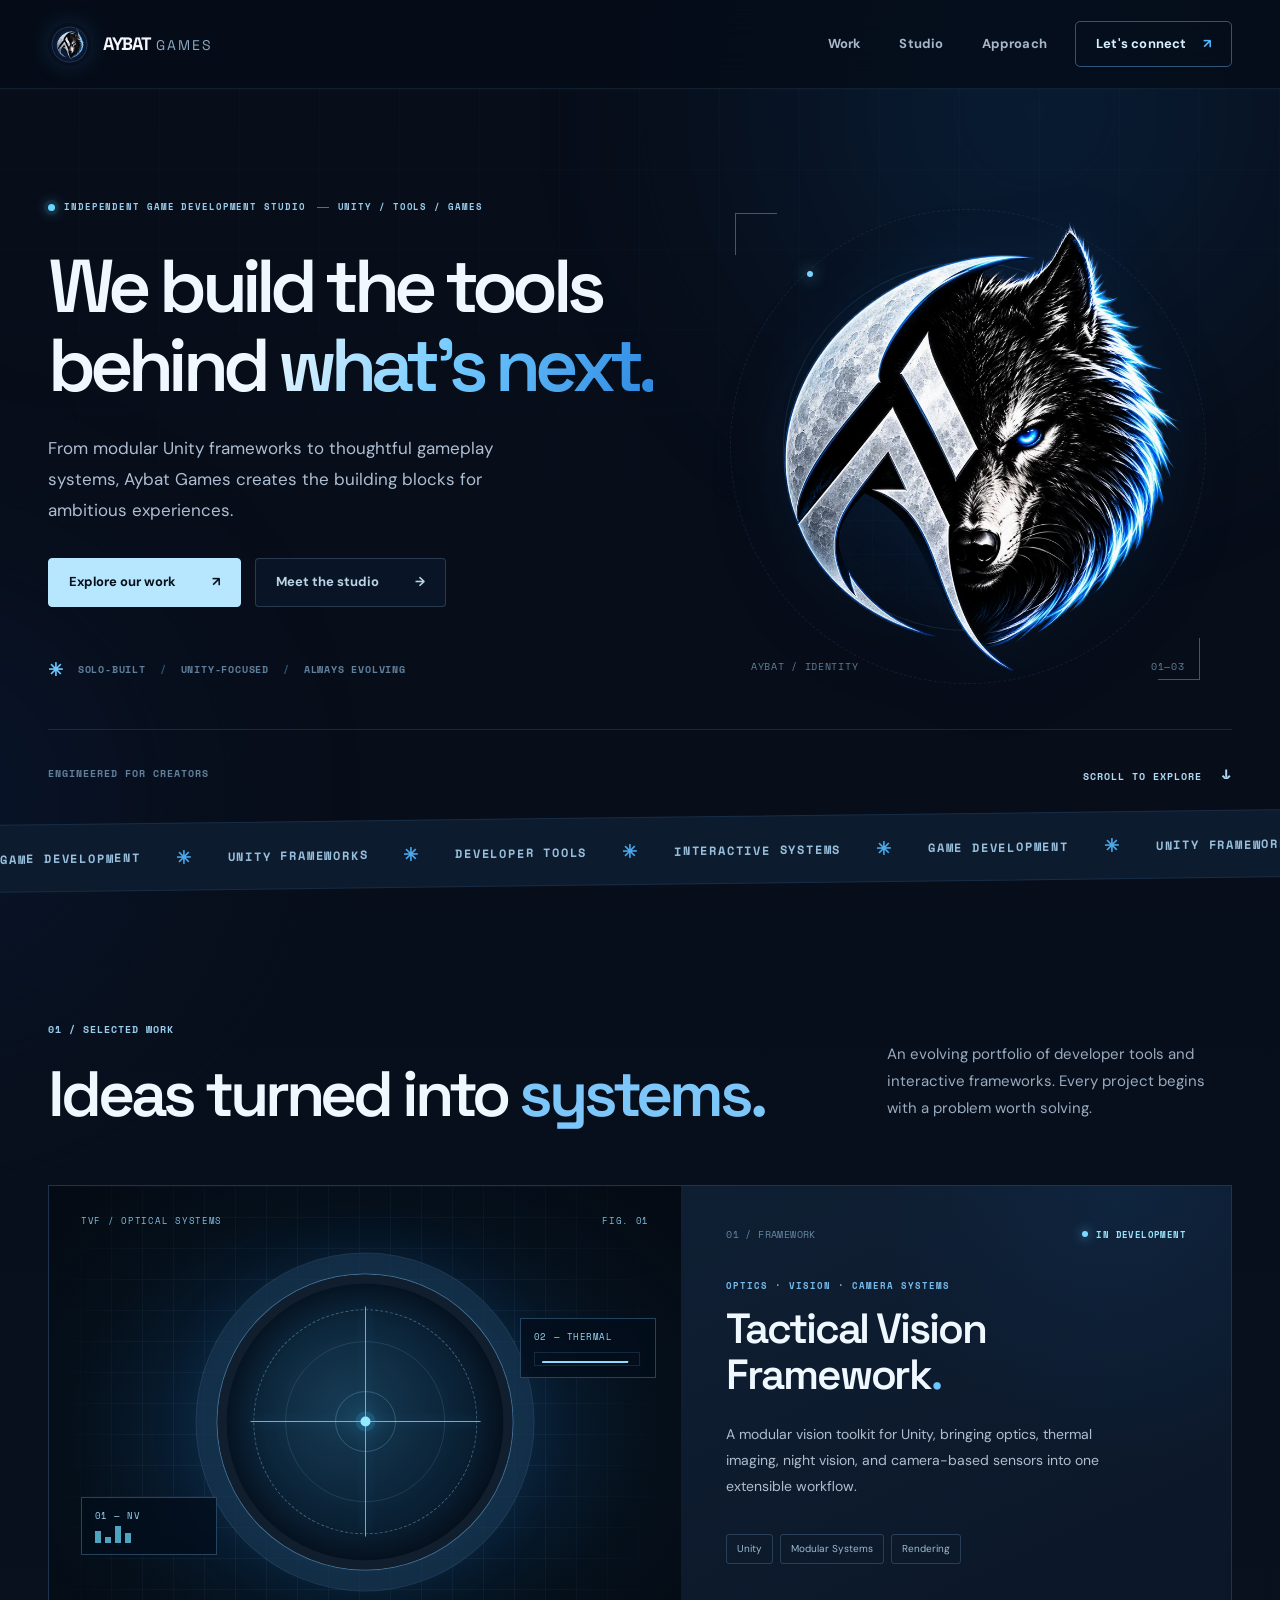
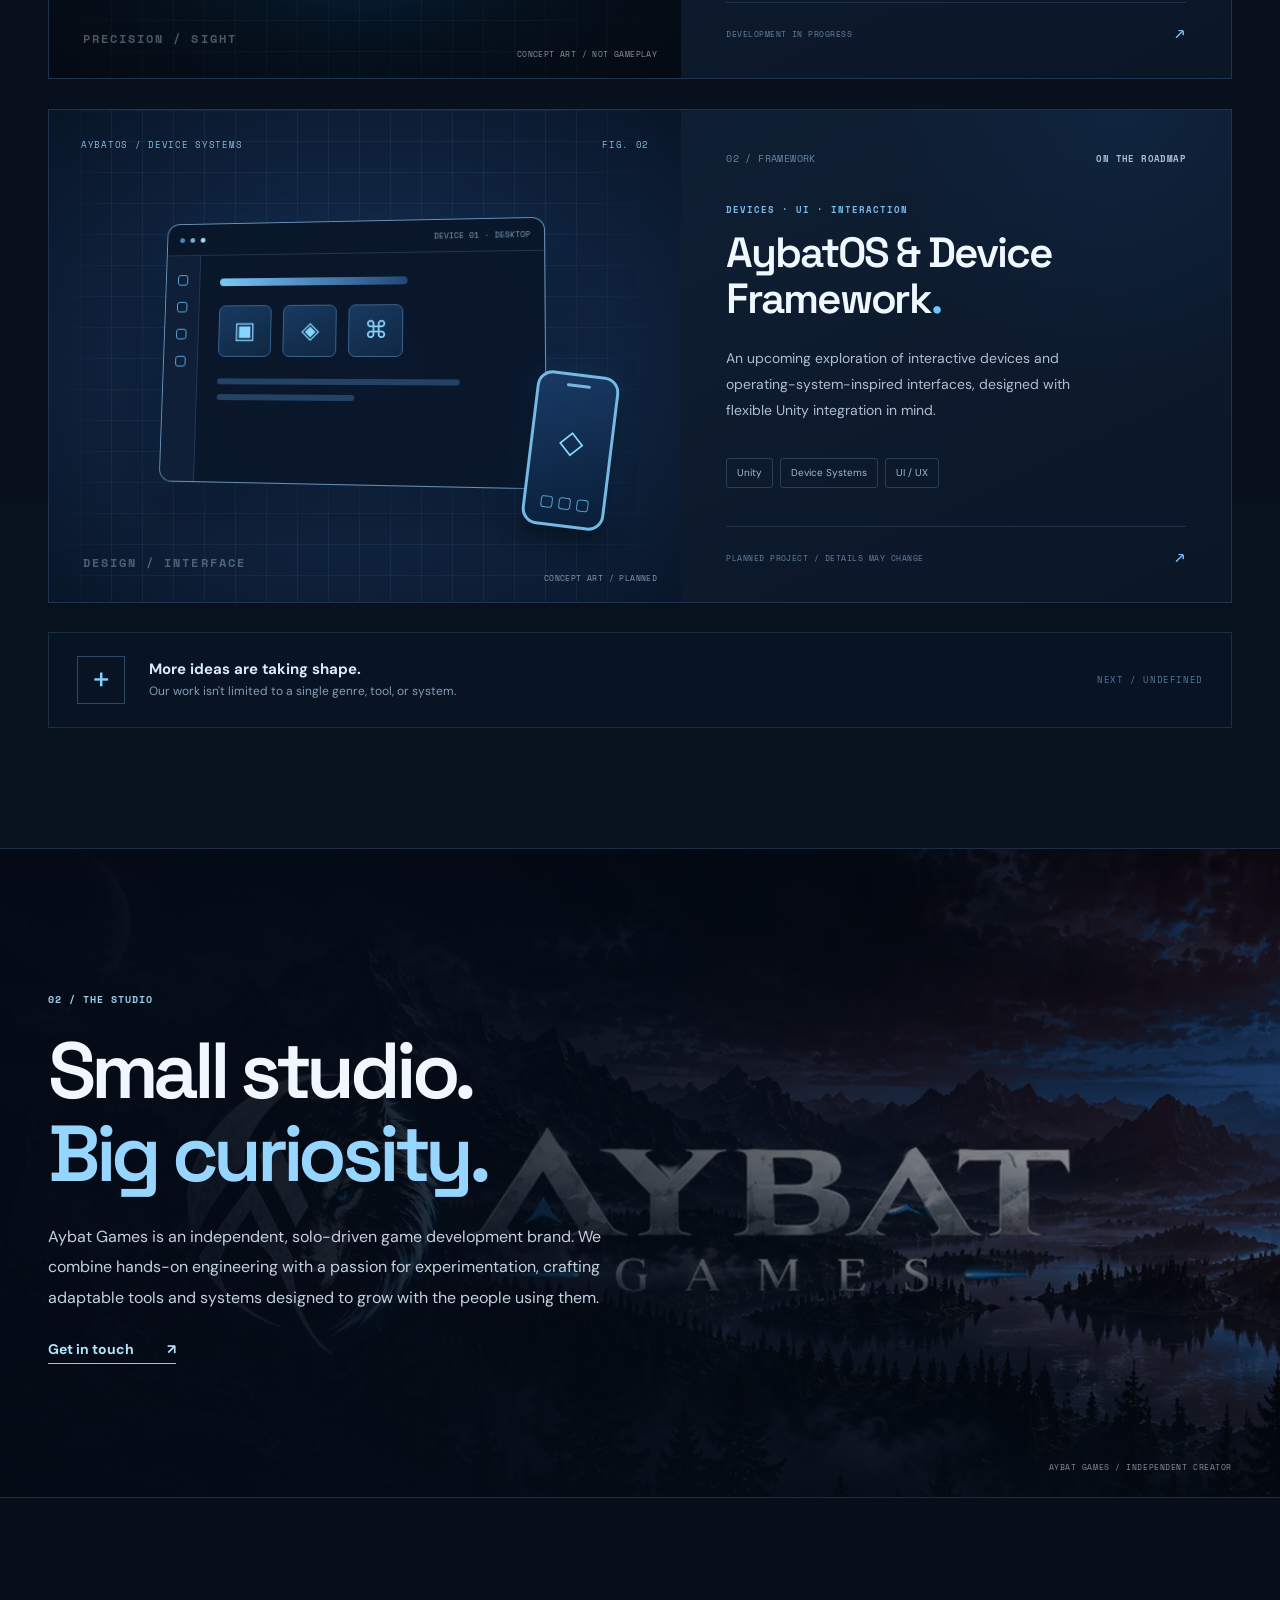
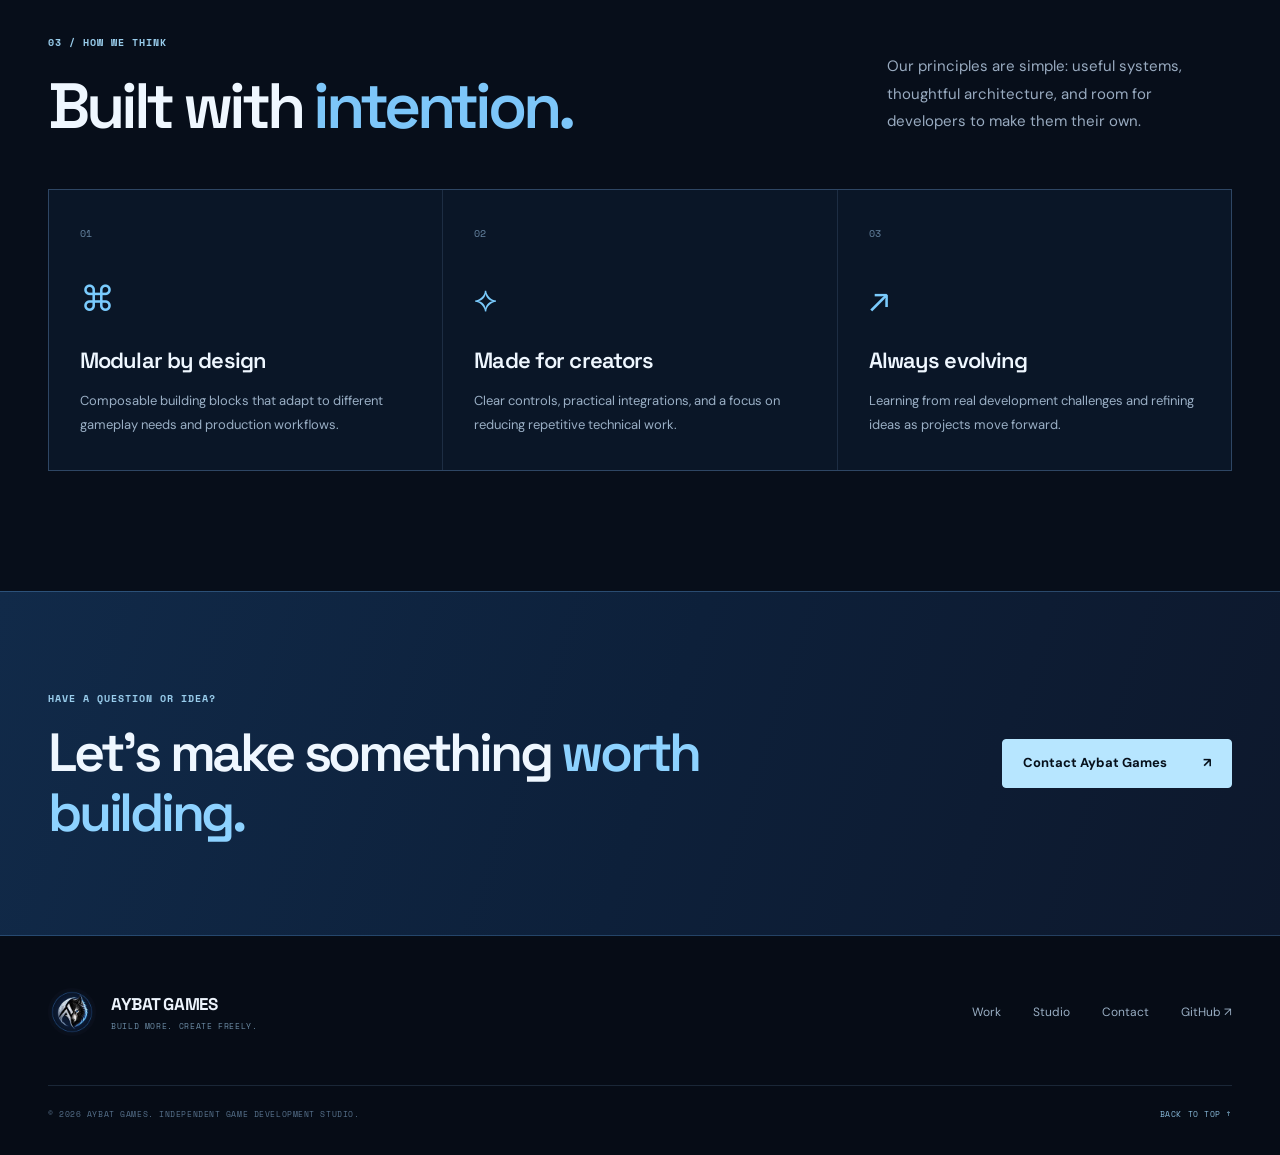
<file: index.html>
<!doctype html>
<html lang="en">
<head>
  <meta charset="utf-8">
  <meta name="viewport" content="width=device-width, initial-scale=1">
  <meta name="theme-color" content="#070d19">
  <meta name="description" content="Aybat Games is an independent game development studio creating Unity tools, modular frameworks, and reusable systems.">
  <link rel="canonical" href="https://aybat-games.github.io/">
  <link rel="icon" href="./assets/favicon-32.png" type="image/png" sizes="32x32">
  <meta property="og:type" content="website"><meta property="og:site_name" content="Aybat Games">
  <meta property="og:title" content="Aybat Games — Build More. Create Freely.">
  <meta property="og:description" content="Independent game development. Thoughtful tools. New possibilities.">
  <meta property="og:image" content="https://aybat-games.github.io/assets/studio-landscape.webp">
  <title>Aybat Games — Independent Game Development Studio</title>
  <link rel="preconnect" href="https://fonts.googleapis.com">
  <link rel="preconnect" href="https://fonts.gstatic.com" crossorigin>
  <link href="https://fonts.googleapis.com/css2?family=DM+Sans:wght@400;500;600;700&family=Space+Grotesk:wght@400;500;600;700&family=Space+Mono:wght@400;700&display=swap" rel="stylesheet">
  <link rel="stylesheet" href="./assets/style.css?v=3">
  <script defer src="./assets/main.js?v=3"></script>
<noscript><style>@media(max-width:800px){.mobile-nav[hidden]{display:grid!important;position:static}.menu-toggle{display:none!important}}</style></noscript></head>
<body>
<a class="skip-link" href="#main">Skip to content</a>
<div class="ambient-background" aria-hidden="true"><span class="ambient ambient-a"></span><span class="ambient ambient-b"></span></div>
<header class="site-header" id="siteHeader">
  <div class="container nav-bar">
    <a class="brand-link" href="#top" aria-label="Aybat Games, home">
      <img src="./assets/aybat-avatar.webp" width="42" height="42" alt="">
      <span class="brand-wordmark">AYBAT<span>GAMES</span></span>
    </a>
    <nav class="desktop-nav" aria-label="Main navigation">
      <a href="#work" data-nav="work">Work</a><a href="#studio" data-nav="studio">Studio</a><a href="#principles" data-nav="principles">Approach</a>
    </nav>
    <a class="nav-contact" href="./contact.html">Let's connect <span aria-hidden="true">↗</span></a>
    <button class="menu-toggle" type="button" aria-controls="mobileNav" aria-expanded="false" aria-label="Open menu"><span></span><span></span></button>
  </div>
  <nav class="mobile-nav" id="mobileNav" aria-label="Mobile navigation" hidden>
    <a href="#work">Projects</a><a href="#studio">The studio</a><a href="#principles">Approach</a><a href="./contact.html">Contact ↗</a>
  </nav>
</header>
<main id="main">
  <section class="hero-section" id="top" aria-labelledby="hero-title">
    <div class="hero-noise" aria-hidden="true"></div>
    <div class="container hero-grid">
      <div class="hero-content">
        <div class="eyebrow hero-eyebrow"><span class="signal-dot"></span> INDEPENDENT GAME DEVELOPMENT STUDIO <span class="eyebrow-rule"></span> UNITY / TOOLS / GAMES</div>
        <h1 id="hero-title">We build the tools<br>behind <em>what's next.</em></h1>
        <p class="hero-lede">From modular Unity frameworks to thoughtful gameplay systems, Aybat Games creates the building blocks for ambitious experiences.</p>
        <div class="hero-actions">
          <a class="button button-primary" href="#work">Explore our work <span class="arrow" aria-hidden="true">↗</span></a>
          <a class="button button-ghost" href="#studio">Meet the studio <span aria-hidden="true">→</span></a>
        </div>
        <div class="hero-fineprint"><span class="crosshair-mini" aria-hidden="true">✳</span> SOLO-BUILT <span class="separator">/</span> UNITY-FOCUSED <span class="separator">/</span> ALWAYS EVOLVING</div>
      </div>
      <div class="hero-art" aria-label="Aybat Games official silver-and-blue wolf crescent emblem">
        <div class="art-orbit art-orbit-one" aria-hidden="true"></div><div class="art-orbit art-orbit-two" aria-hidden="true"></div>
        <div class="art-blueprint" aria-hidden="true"></div>
        <div class="art-halo" aria-hidden="true"></div>
        <img class="hero-emblem" src="./assets/aybat-emblem.webp" alt="Aybat Games wolf and crescent brand emblem" width="820" height="820" fetchpriority="high">
        <div class="art-corner corner-tl" aria-hidden="true"></div><div class="art-corner corner-br" aria-hidden="true"></div>
        <div class="art-caption"><span>AYBAT / IDENTITY</span><span>01—03</span></div>
      </div>
    </div>
    <div class="container hero-bottom"><span>ENGINEERED FOR CREATORS</span><span class="hero-scroll">SCROLL TO EXPLORE <span aria-hidden="true">↓</span></span></div>
  </section>
  <div class="discipline-band" aria-label="Our creative disciplines"><div class="band-track">
    <span>GAME DEVELOPMENT</span><i>✳</i><span>UNITY FRAMEWORKS</span><i>✳</i><span>DEVELOPER TOOLS</span><i>✳</i><span>INTERACTIVE SYSTEMS</span><i>✳</i>
    <span aria-hidden="true">GAME DEVELOPMENT</span><i aria-hidden="true">✳</i><span aria-hidden="true">UNITY FRAMEWORKS</span><i aria-hidden="true">✳</i><span aria-hidden="true">DEVELOPER TOOLS</span><i aria-hidden="true">✳</i><span aria-hidden="true">INTERACTIVE SYSTEMS</span><i aria-hidden="true">✳</i>
  </div></div>
  <section class="section work-section" id="work" aria-labelledby="work-heading">
    <div class="container">
      <div class="section-head reveal">
        <div><span class="eyebrow section-index">01 / SELECTED WORK</span><h2 id="work-heading">Ideas turned into <span>systems.</span></h2></div>
        <p>An evolving portfolio of developer tools and interactive frameworks. Every project begins with a problem worth solving.</p>
      </div>
      <div class="project-list">
        <article class="project-card project-active reveal" id="tactical-vision">
          <div class="project-visual visual-optic" role="img" aria-label="Stylized conceptual illustration of an optic reticle and vision sensor interfaces; not an in-game screenshot">
            <div class="visual-grid"></div>
            <div class="visual-top"><span>TVF / OPTICAL SYSTEMS</span><span>FIG. 01</span></div>
            <div class="optic-core"><span class="optic-outline optic-outline-outer"></span><span class="optic-outline optic-outline-mid"></span><span class="optic-outline optic-outline-inner"></span><span class="optic-sight-h"></span><span class="optic-sight-v"></span><span class="optic-dot"></span></div>
            <div class="sensor-console sensor-console-one"><span>01 — NV</span><div class="bar-graph"><i></i><i></i><i></i><i></i></div></div>
            <div class="sensor-console sensor-console-two"><span>02 — THERMAL</span><div class="signal-wave"></div></div>
            <span class="visual-watermark">PRECISION / SIGHT</span>
            <span class="concept-note">CONCEPT ART / NOT GAMEPLAY</span>
          </div>
          <div class="project-detail">
            <div class="project-topline"><span class="project-number">01 / FRAMEWORK</span><span class="status status-active"><span></span> IN DEVELOPMENT</span></div>
            <div><p class="project-category">OPTICS · VISION · CAMERA SYSTEMS</p><h3>Tactical Vision<br>Framework<span class="project-period">.</span></h3><p class="project-copy">A modular vision toolkit for Unity, bringing optics, thermal imaging, night vision, and camera-based sensors into one extensible workflow.</p></div>
            <div class="tag-list"><span>Unity</span><span>Modular Systems</span><span>Rendering</span></div>
            <div class="project-bottom"><span>DEVELOPMENT IN PROGRESS</span><span aria-hidden="true">↗</span></div>
          </div>
        </article>
        <article class="project-card project-planned reveal" id="aybatos">
          <div class="project-visual visual-device" role="img" aria-label="Stylized conceptual interface art representing a future device and OS framework; not a product screenshot">
            <div class="visual-grid"></div>
            <div class="visual-top"><span>AYBATOS / DEVICE SYSTEMS</span><span>FIG. 02</span></div>
            <div class="mock-desktop"><div class="mock-topbar"><b></b><b></b><b></b><span>DEVICE 01 · DESKTOP</span></div><div class="mock-window"><div class="mock-sidebar"><i></i><i></i><i></i><i></i></div><div class="mock-main"><span class="mock-title-line"></span><div class="mock-tiles"><span class="tile-square">▣</span><span class="tile-square">◈</span><span class="tile-square">⌘</span></div><div class="mock-data-line"></div><div class="mock-data-line short"></div></div></div></div>
            <div class="mock-phone"><span></span><b>◇</b><div><i></i><i></i><i></i></div></div>
            <span class="visual-watermark">DESIGN / INTERFACE</span>
            <span class="concept-note">CONCEPT ART / PLANNED</span>
          </div>
          <div class="project-detail">
            <div class="project-topline"><span class="project-number">02 / FRAMEWORK</span><span class="status status-planned">ON THE ROADMAP</span></div>
            <div><p class="project-category">DEVICES · UI · INTERACTION</p><h3>AybatOS &amp; Device<br>Framework<span class="project-period">.</span></h3><p class="project-copy">An upcoming exploration of interactive devices and operating-system-inspired interfaces, designed with flexible Unity integration in mind.</p></div>
            <div class="tag-list"><span>Unity</span><span>Device Systems</span><span>UI / UX</span></div>
            <div class="project-bottom"><span>PLANNED PROJECT / DETAILS MAY CHANGE</span><span aria-hidden="true">↗</span></div>
          </div>
        </article>
      </div>
      <div class="future-line reveal"><div class="future-symbol">+</div><p>More ideas are taking shape.<br><span>Our work isn't limited to a single genre, tool, or system.</span></p><span class="future-serial">NEXT / UNDEFINED</span></div>
    </div>
  </section>
  <section class="studio-section" id="studio" aria-labelledby="studio-heading">
    <div class="studio-image" role="img" aria-label="Aybat Games official moonlit mountain and wolf studio identity artwork"></div>
    <div class="studio-vignette"></div>
    <div class="container studio-content reveal"><span class="eyebrow">02 / THE STUDIO</span><h2 id="studio-heading">Small studio.<br><span>Big curiosity.</span></h2><p>Aybat Games is an independent, solo-driven game development brand. We combine hands-on engineering with a passion for experimentation, crafting adaptable tools and systems designed to grow with the people using them.</p><a class="text-link" href="./contact.html">Get in touch <span aria-hidden="true">↗</span></a></div>
    <div class="studio-caption">AYBAT GAMES / INDEPENDENT CREATOR</div>
  </section>
  <section class="section principles-section" id="principles" aria-labelledby="principles-heading"><div class="container">
    <div class="section-head reveal"><div><span class="eyebrow section-index">03 / HOW WE THINK</span><h2 id="principles-heading">Built with <span>intention.</span></h2></div><p>Our principles are simple: useful systems, thoughtful architecture, and room for developers to make them their own.</p></div>
    <div class="principle-grid">
      <article class="principle reveal"><span class="principle-index">01</span><div class="principle-icon">⌘</div><h3>Modular by design</h3><p>Composable building blocks that adapt to different gameplay needs and production workflows.</p></article>
      <article class="principle reveal"><span class="principle-index">02</span><div class="principle-icon">⟡</div><h3>Made for creators</h3><p>Clear controls, practical integrations, and a focus on reducing repetitive technical work.</p></article>
      <article class="principle reveal"><span class="principle-index">03</span><div class="principle-icon">↗</div><h3>Always evolving</h3><p>Learning from real development challenges and refining ideas as projects move forward.</p></article>
    </div>
  </div></section>
  <section class="cta-section"><div class="container cta-layout reveal"><div><span class="eyebrow">HAVE A QUESTION OR IDEA?</span><h2>Let's make something <i>worth building.</i></h2></div><a class="button button-primary" href="./contact.html">Contact Aybat Games <span aria-hidden="true">↗</span></a></div></section>
</main>
<footer class="site-footer"><div class="container footer-main"><a class="footer-brand" href="#top"><img src="./assets/aybat-avatar.webp" width="48" height="48" alt=""> <span>AYBAT GAMES<small>BUILD MORE. CREATE FREELY.</small></span></a><div class="footer-links"><a href="#work">Work</a><a href="#studio">Studio</a><a href="./contact.html">Contact</a><a href="https://github.com/Aybat-Games" target="_blank" rel="noopener noreferrer">GitHub ↗</a></div></div><div class="container footer-bottom"><span>© 2026 AYBAT GAMES. INDEPENDENT GAME DEVELOPMENT STUDIO.</span><a href="#top">BACK TO TOP ↑</a></div></footer>
</body></html>
</file>
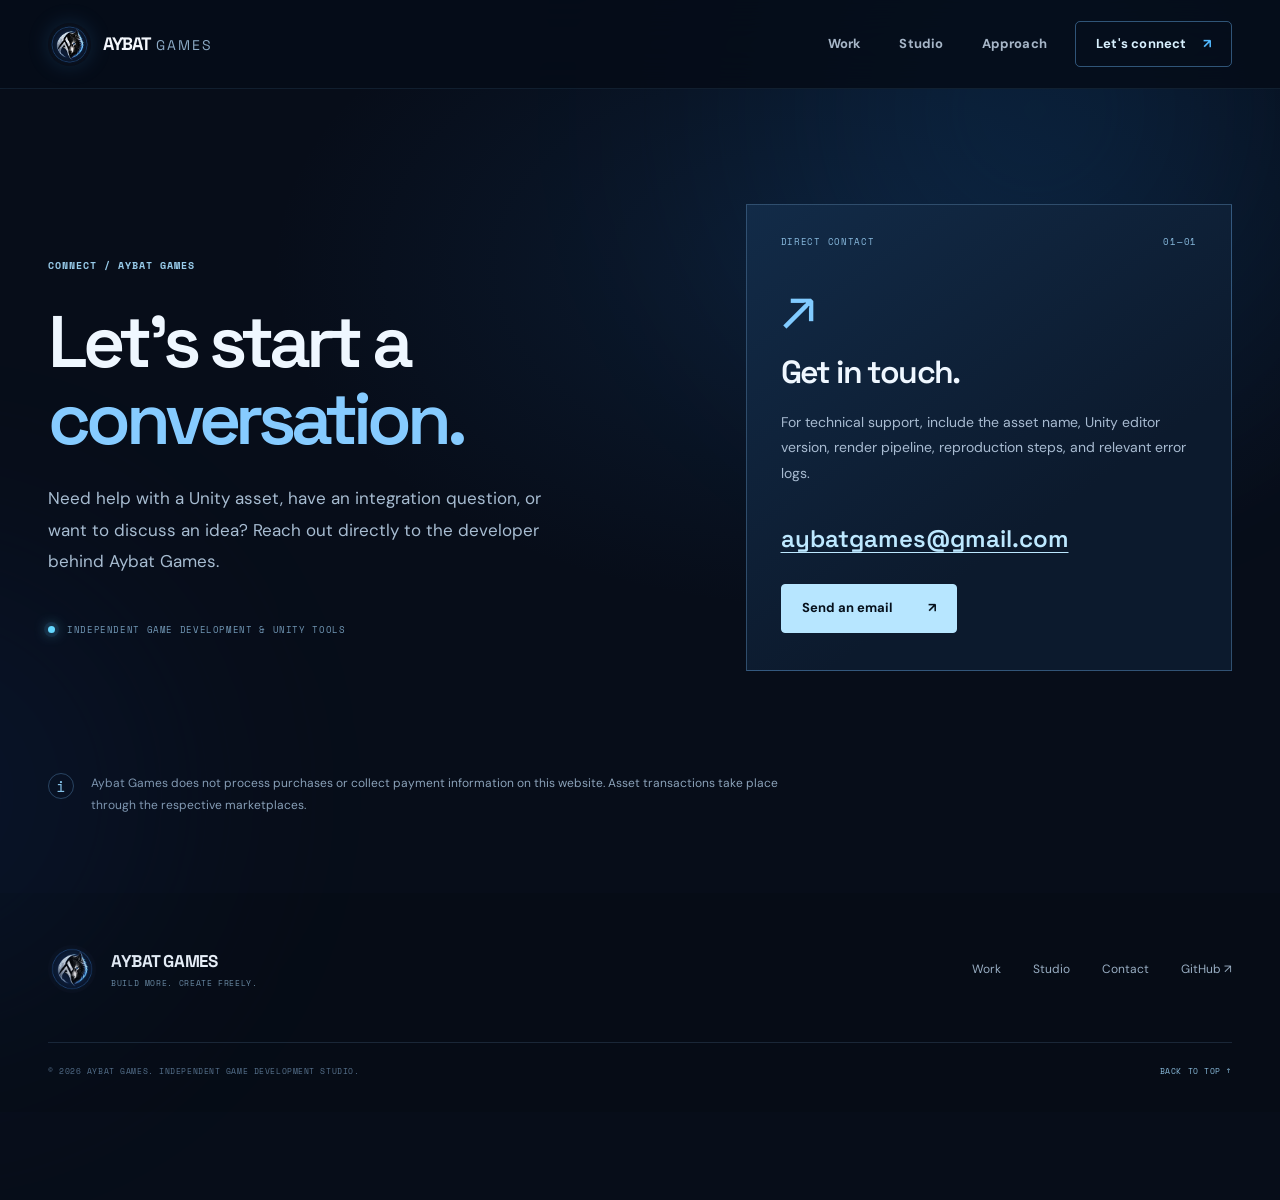
<file: contact.html>
<!doctype html>
<html lang="en"><head>
<meta charset="utf-8"><meta name="viewport" content="width=device-width, initial-scale=1"><meta name="theme-color" content="#070d19">
<title>Contact — Aybat Games</title><meta name="description" content="Contact Aybat Games for questions about Unity tools, frameworks, development, and support."><link rel="canonical" href="https://aybat-games.github.io/contact.html"><link rel="icon" href="./assets/favicon-32.png" type="image/png" sizes="32x32">
<link rel="preconnect" href="https://fonts.googleapis.com"><link rel="preconnect" href="https://fonts.gstatic.com" crossorigin><link href="https://fonts.googleapis.com/css2?family=DM+Sans:wght@400;500;600;700&family=Space+Grotesk:wght@400;500;600;700&family=Space+Mono:wght@400;700&display=swap" rel="stylesheet">
<link rel="stylesheet" href="./assets/style.css?v=3"><script defer src="./assets/main.js?v=3"></script><noscript><style>@media(max-width:800px){.mobile-nav[hidden]{display:grid!important;position:static}.menu-toggle{display:none!important}}</style></noscript></head>
<body><a class="skip-link" href="#main">Skip to content</a><div class="ambient-background" aria-hidden="true"><span class="ambient ambient-a"></span><span class="ambient ambient-b"></span></div>
<header class="site-header" id="siteHeader"><div class="container nav-bar"><a class="brand-link" href="./index.html" aria-label="Aybat Games, home"><img src="./assets/aybat-avatar.webp" width="42" height="42" alt=""><span class="brand-wordmark">AYBAT<span>GAMES</span></span></a><nav class="desktop-nav" aria-label="Main navigation"><a href="./index.html#work">Work</a><a href="./index.html#studio">Studio</a><a href="./index.html#principles">Approach</a></nav><a class="nav-contact" href="./contact.html" aria-current="page">Let's connect <span aria-hidden="true">↗</span></a><button class="menu-toggle" type="button" aria-controls="mobileNav" aria-expanded="false" aria-label="Open menu"><span></span><span></span></button></div><nav class="mobile-nav" id="mobileNav" aria-label="Mobile navigation" hidden><a href="./index.html#work">Projects</a><a href="./index.html#studio">The studio</a><a href="./index.html#principles">Approach</a><a href="./contact.html">Contact ↗</a></nav></header>
<main id="main"><section class="contact-hero"><div class="container contact-grid"><div class="contact-intro reveal"><div class="eyebrow">CONNECT / AYBAT GAMES</div><h1>Let's start a <em>conversation.</em></h1><p>Need help with a Unity asset, have an integration question, or want to discuss an idea? Reach out directly to the developer behind Aybat Games.</p><div class="contact-line"><span class="signal-dot"></span> INDEPENDENT GAME DEVELOPMENT &amp; UNITY TOOLS</div></div><div class="contact-card reveal"><div class="contact-card-top"><span>DIRECT CONTACT</span><span>01—01</span></div><div class="contact-card-icon" aria-hidden="true">↗</div><h2>Get in touch.</h2><p>For technical support, include the asset name, Unity editor version, render pipeline, reproduction steps, and relevant error logs.</p><a class="email-address" href="mailto:aybatgames@gmail.com">aybatgames@gmail.com</a><a class="button button-primary" href="mailto:aybatgames@gmail.com?subject=Aybat%20Games%20Inquiry">Send an email <span aria-hidden="true">↗</span></a></div></div></section><section class="container contact-notice"><div class="notice-icon">i</div><p>Aybat Games does not process purchases or collect payment information on this website. Asset transactions take place through the respective marketplaces.</p></section></main>
<footer class="site-footer"><div class="container footer-main"><a class="footer-brand" href="./index.html"><img src="./assets/aybat-avatar.webp" width="48" height="48" alt=""> <span>AYBAT GAMES<small>BUILD MORE. CREATE FREELY.</small></span></a><div class="footer-links"><a href="./index.html#work">Work</a><a href="./index.html#studio">Studio</a><a href="./contact.html">Contact</a><a href="https://github.com/Aybat-Games" target="_blank" rel="noopener noreferrer">GitHub ↗</a></div></div><div class="container footer-bottom"><span>© 2026 AYBAT GAMES. INDEPENDENT GAME DEVELOPMENT STUDIO.</span><a href="./index.html#top">BACK TO TOP ↑</a></div></footer>
</body></html>
</file>
<file: assets/style.css>
:root {
  color-scheme: dark;
  --bg:#070d19; --bg2:#091423; --surface:#0d1a2c; --surface2:#122238;
  --line:rgba(132,179,226,.16); --line2:rgba(130,196,255,.30);
  --text:#eff7ff; --muted:#9dacc1; --muted2:#7b92aa;
  --blue:#53baff; --blue-light:#b6e5ff; --ice:#deecf8;
  --display:'Space Grotesk', 'Arial', sans-serif;
  --body:'DM Sans', 'Segoe UI', sans-serif;
  --mono:'Space Mono', ui-monospace, SFMono-Regular, Consolas, monospace;
}
*,*::before,*::after{box-sizing:border-box}
html{scroll-behavior:smooth;scroll-padding-top:96px}
body{margin:0;min-width:320px;overflow-x:hidden;background:var(--bg);color:var(--text);font-family:var(--body);-webkit-font-smoothing:antialiased;line-height:1.6}
a{color:inherit}a:focus-visible,button:focus-visible{outline:2px solid #b1e5ff;outline-offset:5px}
::selection{background:#58b6f2;color:#07101c}
.container{width:min(1240px,calc(100% - 96px));margin-inline:auto}
.skip-link{position:fixed;left:16px;top:-75px;background:#fff;color:#080d16;padding:10px 15px;z-index:999;text-decoration:none}
.skip-link:focus{top:14px}
.ambient-background{position:absolute;inset:0 0 auto;min-height:1200px;pointer-events:none;overflow:hidden;z-index:0;isolation:isolate}
.ambient{position:absolute;border-radius:50%;filter:blur(100px);opacity:.3}
.ambient-a{top:-340px;right:-170px;width:830px;height:900px;background:radial-gradient(circle,#0f4e89,transparent 65%);animation:ambientFloat 18s ease-in-out infinite alternate}
.ambient-b{top:430px;left:-450px;width:750px;height:730px;background:radial-gradient(circle,#122f64,transparent 63%);animation:ambientFloat 22s ease-in-out infinite alternate-reverse}
@keyframes ambientFloat{from{transform:translate3d(0,0,0) scale(1)}to{transform:translate3d(65px,38px,0) scale(1.1)}}
.site-header{position:sticky;top:0;z-index:70;border-bottom:1px solid rgba(105,157,199,.13);background:rgba(5,13,25,.82);backdrop-filter:blur(20px);-webkit-backdrop-filter:blur(20px);transition:background .2s,border-color .2s}
.site-header.is-scrolled{background:rgba(5,11,20,.96);border-bottom-color:var(--line2)}
.nav-bar{height:88px;display:flex;align-items:center;justify-content:space-between;gap:28px}
.brand-link{display:inline-flex;gap:12px;align-items:center;text-decoration:none;white-space:nowrap}
.brand-link img{width:43px;height:43px;object-fit:cover;border-radius:50%;filter:drop-shadow(0 0 10px rgba(68,153,234,.17))}
.brand-wordmark{font-family:var(--display);font-size:18px;font-weight:700;letter-spacing:-.07em;color:#f4f7fc}
.brand-wordmark span{padding-left:5px;font-weight:400;letter-spacing:.15em;font-size:14px;color:#8caac5}
.desktop-nav{display:flex;align-items:center;gap:38px;margin-left:auto}
.desktop-nav a,.nav-contact{font-family:var(--body);font-size:13px;font-weight:700;letter-spacing:.015em;text-decoration:none;transition:color .2s}
.desktop-nav a{color:#a7b6c8}
.desktop-nav a:hover,.desktop-nav a:focus-visible,.nav-contact:hover{color:var(--blue-light)}
.nav-contact{color:#d9f1ff;padding:12px 20px;border:1px solid rgba(105,176,239,.44);border-radius:5px;white-space:nowrap}
.nav-contact span{padding-left:13px;color:var(--blue)}
.menu-toggle{display:none;border:1px solid var(--line2);background:rgba(19,39,64,.55);padding:12px;min-width:43px;height:43px;cursor:pointer;border-radius:6px;flex-direction:column;justify-content:center;gap:6px}
.menu-toggle span{width:18px;height:1.5px;background:#c8e7f9;display:block;transition:transform .2s}
.menu-toggle[aria-expanded=true] span:first-child{transform:translateY(3.75px) rotate(45deg)}
.menu-toggle[aria-expanded=true] span:last-child{transform:translateY(-3.75px) rotate(-45deg)}
.mobile-nav[hidden]{display:none}
.mobile-nav{position:absolute;top:100%;left:0;right:0;background:#071322;border-bottom:1px solid var(--line2);padding:16px 25px 26px;display:grid;gap:0}
.mobile-nav a{padding:14px;text-decoration:none;font-weight:600;border-bottom:1px solid var(--line);color:var(--ice)}
.eyebrow{display:inline-flex;align-items:center;gap:12px;color:#99cdec;font:700 10px/1.6 var(--mono);letter-spacing:.10em;text-transform:uppercase}
.signal-dot{display:inline-block;width:7px;height:7px;border-radius:50%;background:#65d8ff;box-shadow:0 0 0 4px rgba(83,187,255,.09),0 0 13px rgba(107,218,255,.85);flex:none}
.hero-section{position:relative;padding-top:75px;overflow:hidden;isolation:isolate}
.hero-noise{position:absolute;inset:0;pointer-events:none;z-index:-1;opacity:.7;background-image:linear-gradient(90deg,transparent 97%,rgba(117,167,225,.045) 100%),linear-gradient(0deg,transparent 97%,rgba(117,167,225,.035) 100%);background-size:80px 80px;mask-image:linear-gradient(to bottom,#000,transparent 90%)}
.hero-grid{display:grid;grid-template-columns:minmax(0,1.08fr) minmax(380px,.92fr);align-items:center;gap:35px;min-height:565px}
.hero-content{position:relative;z-index:2;padding-bottom:18px}
.eyebrow-rule{height:1px;width:12px;background:#49748e;margin-left:2px}
.hero-eyebrow{flex-wrap:wrap;gap:9px;font-size:9px;max-width:95%}
h1,h2,h3,p{margin-top:0}
h1,h2,h3{font-family:var(--display)}
.hero-content h1{font-size:clamp(52px,5.85vw,90px);font-weight:600;line-height:1.05;letter-spacing:-.078em;margin:29px 0 28px;max-width:790px;text-wrap:balance}
.hero-content h1 em{font-style:normal;color:#78ceff;background:linear-gradient(110deg,#e0f3ff 4%,#72caff 46%,#217ddc 108%);background-clip:text;-webkit-text-fill-color:transparent}
.hero-lede{font-size:17px;line-height:1.84;color:#aebed2;max-width:510px;margin-bottom:32px}
.hero-actions{display:flex;gap:14px;align-items:center;flex-wrap:wrap}
.button{display:inline-flex;align-items:center;justify-content:center;gap:36px;padding:15px 20px;border-radius:4px;text-decoration:none;white-space:nowrap;font-weight:700;font-size:13px;line-height:1.3;transition:background .22s,box-shadow .22s,color .22s,transform .22s}
.button-primary{background:#b7e6ff;color:#06101b;border:1px solid #b7e6ff}
.button-primary:hover{background:#d1efff;box-shadow:0 6px 40px rgba(60,174,255,.18);transform:translateY(-2px)}
.button-ghost{color:#bad5e7;border:1px solid rgba(147,183,224,.23);background:rgba(15,34,56,.43)}
.button-ghost:hover{color:#fff;border-color:rgba(162,217,255,.56);background:rgba(24,59,91,.55)}
.hero-fineprint{font:700 10px var(--mono);color:#60809d;letter-spacing:.08em;display:flex;align-items:center;gap:14px;margin-top:49px;flex-wrap:wrap}
.crosshair-mini{color:#6cc7ff;font-size:18px}.separator{color:#2e5374}
.hero-art{position:relative;display:grid;place-items:center;min-height:530px;--pointer-x:0px;--pointer-y:0px;isolation:isolate}
.art-blueprint{position:absolute;inset:6%;border:1px solid rgba(91,152,221,.11);background-image:linear-gradient(90deg,rgba(117,173,227,.055) 1px,transparent 1px),linear-gradient(rgba(117,173,227,.055) 1px,transparent 1px);background-size:34px 34px;mask-image:radial-gradient(circle at center,#000 15%,transparent 71%)}
.art-orbit{position:absolute;aspect-ratio:1;border-radius:50%;border:1px solid rgba(114,179,235,.11);animation:orbitRotate 58s linear infinite;pointer-events:none}
.art-orbit-one{width:90%;max-width:570px;border-style:dashed}
.art-orbit-two{width:70%;max-width:440px;border-color:rgba(130,205,255,.14);animation-duration:46s;animation-direction:reverse}
.art-orbit-one:after{position:absolute;content:'';background:#7bd3ff;width:6px;height:6px;border-radius:50%;top:13%;left:16%;box-shadow:0 0 15px #7bd3ff}
@keyframes orbitRotate{to{transform:rotate(360deg)}}
.art-halo{position:absolute;width:70%;aspect-ratio:1;background:radial-gradient(circle,rgba(31,120,204,.22) 0%,rgba(17,83,164,.12) 43%,transparent 69%);filter:blur(11px);animation:pulseHalo 7s ease-in-out infinite alternate}
@keyframes pulseHalo{to{opacity:.55;transform:scale(1.12)}}
.hero-emblem{width:85%;max-width:500px;height:auto;position:relative;z-index:1;filter:drop-shadow(0 16px 34px rgba(0,0,0,.4)) drop-shadow(0 0 25px rgba(43,139,249,.13));transform:translate(var(--pointer-x),var(--pointer-y));transition:transform .38s cubic-bezier(.2,.8,.2,1)}
.art-corner{position:absolute;width:42px;height:42px;border:1px solid rgba(109,177,234,.46)}
.corner-tl{top:6%;left:6%;border-bottom:0;border-right:0}
.corner-br{bottom:6%;right:6%;border-top:0;border-left:0}
.art-caption{position:absolute;bottom:7%;left:9%;right:9%;display:flex;justify-content:space-between;font:10px var(--mono);color:#607e97;letter-spacing:.07em}
.hero-bottom{height:88px;display:flex;justify-content:space-between;align-items:center;border-top:1px solid var(--line);font:700 10px var(--mono);letter-spacing:.1em;color:#627f9b}
.hero-scroll{color:#b0d8f1}.hero-scroll span{margin-left:12px;font-size:17px}
.discipline-band{overflow:hidden;border-top:1px solid rgba(89,154,215,.14);border-bottom:1px solid rgba(89,154,215,.14);background:#0d1b2e;transform:skewY(-.7deg);padding:20px 0}
.band-track{display:flex;width:max-content;gap:35px;align-items:center;white-space:nowrap;animation:bandScroll 32s linear infinite;font:700 12px var(--mono);letter-spacing:.15em;color:#98bfdc}
.band-track i{font-style:normal;color:#4ba8ea;font-size:18px}
@keyframes bandScroll{to{transform:translateX(-50%)}}
.section{position:relative;padding:130px 0 120px}
.section-head{display:flex;justify-content:space-between;align-items:end;gap:40px;margin-bottom:55px}
.section-head h2{font-size:clamp(42px,5vw,70px);line-height:1.11;letter-spacing:-.065em;margin:18px 0 0;font-weight:600}
.section-head h2 span{color:#7dc6f9}
.section-head p{color:#99abc0;max-width:345px;font-size:15px;line-height:1.82;margin:0 0 7px}
.section-index{font-size:10px}
.work-section{background:linear-gradient(180deg,rgba(12,25,43,.1),rgba(10,21,37,.4) 45%,rgba(9,18,31,.85))}
.project-list{display:grid;gap:30px}
.project-card{display:grid;grid-template-columns:1.15fr 1fr;min-height:492px;border:1px solid rgba(111,166,225,.20);background:#0c1729;overflow:hidden;transition:border-color .3s,transform .3s,box-shadow .3s;position:relative}
.project-card:hover{border-color:rgba(107,188,245,.48);transform:translateY(-3px);box-shadow:0 22px 55px rgba(0,0,0,.19)}
.project-visual{min-height:492px;position:relative;overflow:hidden;isolation:isolate;background:#081929}
.visual-grid{position:absolute;inset:0;z-index:0;background-image:linear-gradient(rgba(126,177,229,.08) 1px,transparent 1px),linear-gradient(90deg,rgba(126,177,229,.08) 1px,transparent 1px);background-size:31px 31px;mask-image:linear-gradient(90deg,transparent,#000 12%,#000 80%,transparent)}
.visual-optic{background:radial-gradient(ellipse at 49% 49%,#1a4f7c 0%,#0d2a47 25%,#061523 63%,#07101e 100%)}
.visual-optic::after{content:'';position:absolute;inset:0;background:radial-gradient(ellipse at center,transparent 25%,rgba(3,8,15,.66) 90%);pointer-events:none}
.visual-top{position:absolute;top:28px;left:32px;right:32px;display:flex;justify-content:space-between;gap:10px;font:9px var(--mono);color:#82bddf;letter-spacing:.08em;z-index:3}
.optic-core{position:absolute;top:48%;left:50%;width:295px;height:295px;transform:translate(-50%,-50%);border-radius:50%;border:9px solid #111e2d;box-shadow:0 0 0 1px rgba(146,210,255,.4),0 0 0 21px rgba(13,37,60,.6),0 0 0 22px rgba(107,168,220,.20),inset 0 0 40px rgba(1,4,11,.84),0 0 75px rgba(38,128,214,.14);background:radial-gradient(circle at 44% 45%,#173c55 0%,#0c253a 45%,#071220 100%);animation:opticBreath 7s ease-in-out infinite alternate;z-index:1}
@keyframes opticBreath{to{box-shadow:0 0 0 1px rgba(146,210,255,.4),0 0 0 21px rgba(13,37,60,.6),0 0 0 22px rgba(107,168,220,.20),inset 0 0 40px rgba(1,4,11,.84),0 0 85px rgba(68,166,255,.26)}}
.optic-outline{position:absolute;top:50%;left:50%;border:1px solid rgba(137,207,240,.40);border-radius:50%;transform:translate(-50%,-50%)}
.optic-outline-outer{width:81%;height:81%;border-style:dashed;animation:orbitRotate 38s linear infinite}
.optic-outline-mid{width:58%;height:58%;opacity:.35}.optic-outline-inner{width:22%;height:22%;opacity:.65}
.optic-sight-h,.optic-sight-v{position:absolute;left:50%;top:50%;background:rgba(134,221,255,.76);box-shadow:0 0 12px rgba(83,185,255,.47);transform:translate(-50%,-50%)}
.optic-sight-h{width:83%;height:1px}.optic-sight-v{height:83%;width:1px}
.optic-dot{width:10px;height:10px;position:absolute;left:50%;top:50%;transform:translate(-50%,-50%);background:#91eaff;box-shadow:0 0 0 5px rgba(75,186,255,.15),0 0 22px #42bfff;border-radius:50%}
.sensor-console{position:absolute;z-index:2;min-width:136px;background:rgba(3,14,27,.78);border:1px solid rgba(115,193,247,.3);padding:11px 13px;backdrop-filter:blur(8px);font:9px var(--mono);letter-spacing:.06em;color:#9bd7ef}
.sensor-console-one{bottom:25%;left:5%}.sensor-console-two{top:27%;right:4%}
.bar-graph{display:flex;align-items:end;height:21px;gap:4px;padding-top:7px}.bar-graph i{width:6px;background:rgba(103,215,247,.75);height:var(--h,12px)}.bar-graph i:nth-child(2){--h:6px}.bar-graph i:nth-child(3){--h:17px}.bar-graph i:nth-child(4){--h:10px}
.signal-wave{margin-top:9px;height:14px;width:106px;background:linear-gradient(transparent 47%,rgba(117,210,250,.55) 49%,transparent 52%);border:1px solid rgba(108,185,222,.16);position:relative}
.signal-wave:after{content:'';position:absolute;left:8px;right:10px;top:3px;height:7px;border-bottom:2px solid #89dbff;transform:skewX(-18deg)}
.visual-watermark{position:absolute;bottom:31px;left:34px;z-index:3;color:#cdeeff;opacity:.33;font:700 12px var(--mono);letter-spacing:.17em}
.concept-note{position:absolute;right:24px;bottom:18px;z-index:4;color:rgba(202,223,240,.65);font:8px var(--mono);letter-spacing:.05em}
.visual-device{background:radial-gradient(ellipse at 51% 51%,#1d355d 0%,#112542 42%,#081527 100%)}
.mock-desktop{position:absolute;z-index:2;width:61%;height:54%;top:22%;left:17%;border:1px solid rgba(148,201,246,.68);background:rgba(9,22,41,.94);border-radius:13px;box-shadow:0 18px 65px rgba(0,0,0,.45),0 0 46px rgba(40,137,250,.13);transform:perspective(900px) rotateY(-8deg) rotateX(6deg);overflow:hidden}
.mock-topbar{height:33px;border-bottom:1px solid rgba(122,175,218,.2);display:flex;align-items:center;gap:6px;padding:0 13px}
.mock-topbar b{height:5px;width:5px;border-radius:50%;background:#438ac0}.mock-topbar b:nth-child(2){background:#71b2da}.mock-topbar b:nth-child(3){background:#a3dff7}.mock-topbar span{font:8px var(--mono);color:#7d9fb9;margin-left:auto}
.mock-window{display:flex;height:calc(100% - 33px)}.mock-sidebar{display:flex;gap:17px;flex-direction:column;align-items:center;border-right:1px solid rgba(105,174,225,.18);padding:20px 12px;background:rgba(17,37,64,.6)}.mock-sidebar i{display:block;width:11px;height:11px;border:1px solid #5ca7de;border-radius:3px}.mock-main{flex:1;padding:24px 21px;min-width:0}.mock-title-line{display:block;width:63%;height:8px;background:linear-gradient(90deg,#79c8f7,#224779);border-radius:10px;margin-bottom:20px}.mock-tiles{display:flex;gap:12px;margin-bottom:22px}.tile-square{width:55px;height:53px;border:1px solid #39648d;border-radius:7px;background:linear-gradient(150deg,#173a60,#102742);color:#87d5ff;font-size:24px;display:grid;place-items:center}.mock-data-line{height:6px;width:80%;background:#234366;border-radius:8px;margin-bottom:10px}.mock-data-line.short{width:46%}
.mock-phone{position:absolute;z-index:4;width:83px;height:155px;right:11%;bottom:15%;border:3px solid #75b9e4;border-radius:16px;background:linear-gradient(160deg,#193a65,#091e38);box-shadow:0 12px 22px rgba(0,0,0,.5),0 0 30px rgba(50,160,255,.15);transform:rotate(7deg);display:flex;align-items:center;flex-direction:column;justify-content:space-between;padding:8px 9px 15px}
.mock-phone>span{height:3px;width:24px;border-radius:3px;background:#77b7dc}.mock-phone>b{font-size:32px;font-weight:400;color:#8bdaff}.mock-phone div{display:flex;gap:6px}.mock-phone i{width:12px;height:12px;border:1px solid #5b9fcf;border-radius:3px}
.project-detail{padding:41px 45px 30px;display:flex;flex-direction:column;justify-content:space-between;gap:24px;min-width:0;background:radial-gradient(ellipse at 80% 0%,rgba(20,67,119,.2),transparent 40%),linear-gradient(155deg,#0f1f33,#0b1627)}
.project-topline{display:flex;justify-content:space-between;gap:20px;align-items:center}
.project-number{font:10px var(--mono);color:#6687a4;letter-spacing:.04em}
.status{font:700 9px var(--mono);letter-spacing:.045em;display:inline-flex;align-items:center;gap:8px;white-space:nowrap;color:#a8bdd2}
.status-active{color:#9ae4fb}.status-active span{height:6px;width:6px;background:#7bdbff;border-radius:50%;box-shadow:0 0 12px #66bafe}
.project-category{color:#76bbec;letter-spacing:.11em;font:700 9px var(--mono);margin-bottom:13px}
.project-detail h3{font-size:clamp(33px,3.3vw,47px);line-height:1.09;letter-spacing:-.05em;font-weight:600;margin:0 0 24px;text-wrap:balance}
.project-period{color:#6ac7ff}
.project-copy{font-size:14px;line-height:1.86;color:#afbdd0;max-width:390px;margin:0}
.tag-list{display:flex;gap:7px;flex-wrap:wrap;margin-top:-2px}.tag-list span{display:inline-block;padding:6px 10px;border:1px solid rgba(124,176,219,.25);color:#9dbbd2;font-size:10px;border-radius:3px}
.project-bottom{display:flex;justify-content:space-between;align-items:center;padding-top:17px;border-top:1px solid var(--line);color:#65829f;font:8px var(--mono);letter-spacing:.06em}
.project-bottom span:last-child{font-size:19px;color:#7cc8fc}
.future-line{margin-top:29px;border:1px solid var(--line);padding:23px 28px;display:flex;align-items:center;gap:24px;background:rgba(9,24,43,.52)}
.future-symbol{font:33px var(--display);color:#82cef9;border:1px solid var(--line2);width:48px;height:48px;display:grid;place-items:center}
.future-line p{margin:0;color:#d8eaf9;font-size:15px;font-weight:700;line-height:1.35}.future-line p span{font-size:12px;color:#839db6;font-weight:400}.future-serial{margin-left:auto;font:9px var(--mono);color:#547596;letter-spacing:.07em}
.studio-section{min-height:650px;position:relative;display:flex;align-items:center;isolation:isolate;background:#09131f;border-top:1px solid var(--line);border-bottom:1px solid var(--line)}
.studio-image{position:absolute;inset:0;background:url('./studio-landscape.webp') center 49%/cover no-repeat;z-index:-2;filter:brightness(.75) saturate(.86)}
.studio-vignette{position:absolute;inset:0;background:linear-gradient(90deg,rgba(4,11,22,.96) 0%,rgba(4,12,24,.88) 28%,rgba(4,12,24,.46) 65%,rgba(4,12,24,.14)),linear-gradient(0deg,rgba(5,12,22,.65),transparent 35%);z-index:-1}
.studio-content{padding-top:98px;padding-bottom:96px}
.studio-content h2{font-size:clamp(57px,6.2vw,88px);line-height:1.05;font-weight:600;letter-spacing:-.067em;margin:18px 0 26px}
.studio-content h2 span{color:#96d5ff}
.studio-content p{max-width:570px;color:#c2d1df;font-size:16px;line-height:1.91;margin-bottom:23px}
.text-link{font-weight:700;color:#b0e4ff;text-decoration:none;border-bottom:1px solid #8bcaee;padding-bottom:5px;font-size:14px}
.text-link span{margin-left:30px;display:inline-block;transition:transform .2s}.text-link:hover span{transform:translate(3px,-3px)}
.studio-caption{position:absolute;bottom:24px;right:max(48px,calc((100% - 1240px)/2));color:rgba(208,224,240,.62);font:8px var(--mono);letter-spacing:.07em}
.principles-section{background:#070e1a}.principles-section .section-head{margin-bottom:47px}
.principle-grid{display:grid;grid-template-columns:repeat(3,1fr);gap:1px;background:rgba(114,171,227,.2);border:1px solid rgba(114,171,227,.2)}
.principle{min-height:280px;background:#0a1627;padding:29px 31px;position:relative;transition:background .25s}
.principle:hover{background:#0e2139}
.principle-index{font:10px var(--mono);color:#6684a1}
.principle-icon{margin:37px 0 26px;font-family:var(--display);font-size:35px;color:#7acbfd;line-height:1}
.principle h3{font-size:22px;font-weight:600;letter-spacing:-.04em;margin-bottom:11px}.principle p{font-size:13px;color:#9aafc5;line-height:1.86;margin:0}
.cta-section{padding:92px 0;background:linear-gradient(108deg,#112a49,#0d203a 51%,#0d182c);border-top:1px solid rgba(103,169,229,.32);border-bottom:1px solid rgba(103,169,229,.26)}
.cta-layout{display:flex;align-items:center;justify-content:space-between;gap:36px}.cta-layout h2{font-size:clamp(35px,4.2vw,58px);font-weight:600;letter-spacing:-.06em;line-height:1.12;max-width:690px;margin:13px 0 0}.cta-layout h2 i{font-style:normal;color:#8dd2ff}
.site-footer{background:#060c16}.footer-main{padding:52px 0 49px;display:flex;justify-content:space-between;gap:30px;align-items:center}
.footer-brand{display:inline-flex;align-items:center;gap:15px;text-decoration:none;color:#edf4fc;font:700 17px var(--display);letter-spacing:-.025em}
.footer-brand img{border-radius:50%}.footer-brand small{display:block;margin-top:5px;color:#6d8da6;font:8px var(--mono);letter-spacing:.08em}
.footer-links{display:flex;gap:32px;flex-wrap:wrap}.footer-links a{text-decoration:none;font-size:12px;color:#99aec3}.footer-links a:hover{color:#c3edff}
.footer-bottom{border-top:1px solid var(--line);padding:22px 0 35px;display:flex;justify-content:space-between;align-items:center;gap:20px;color:#58738e;font:8px var(--mono);letter-spacing:.07em}.footer-bottom a{color:#8bbddd;text-decoration:none}
.will-reveal{opacity:0;transform:translateY(23px);transition:opacity .7s ease,transform .7s cubic-bezier(.2,.8,.2,1)}.will-reveal.is-visible{opacity:1;transform:translateY(0)}
/* Contact page */
.contact-hero{position:relative;min-height:76vh;padding:115px 0 100px;background:radial-gradient(ellipse at 66% 26%,rgba(30,88,150,.20),transparent 48%)}
.contact-grid{display:grid;grid-template-columns:1fr .84fr;gap:10%;align-items:start}.contact-intro{padding-top:47px}
.contact-intro h1{font-size:clamp(52px,5.7vw,85px);line-height:1.06;letter-spacing:-.07em;font-weight:600;margin:26px 0}.contact-intro h1 em{font-style:normal;color:#86cbff}
.contact-intro p{color:#a7bcd1;font-size:17px;line-height:1.85;max-width:530px}
.contact-line{font:9px var(--mono);color:#7298b6;letter-spacing:.07em;margin-top:45px;display:flex;align-items:center;gap:12px}
.contact-card{background:linear-gradient(145deg,#122b48,#0c1a2d 65%);border:1px solid var(--line2);padding:30px 34px 37px;min-height:456px;display:flex;flex-direction:column}
.contact-card-top{display:flex;justify-content:space-between;font:9px var(--mono);color:#89bbdf;letter-spacing:.08em}
.contact-card-icon{margin:30px 0 9px;font:60px var(--display);line-height:1;color:#81cbff}
.contact-card h2{font-size:32px;font-weight:600;letter-spacing:-.05em;margin:0 0 12px}
.contact-card p{font-size:14px;color:#a8bbd1;line-height:1.8}
.email-address{font-family:var(--display);font-weight:600;color:#bde8ff;font-size:clamp(16px,2vw,24px);overflow-wrap:anywhere;margin:20px 0 26px;text-decoration-thickness:1px;text-underline-offset:5px}
.contact-card .button{align-self:flex-start}
.contact-notice{display:flex;align-items:flex-start;gap:17px;padding-bottom:65px}
.contact-notice p{color:#8ba2b9;font-size:12px;max-width:720px;line-height:1.8}.notice-icon{display:grid;place-items:center;border:1px solid rgba(123,192,246,.33);color:#99dbff;width:26px;height:26px;border-radius:50%;flex:none;font-family:var(--mono)}
@media(min-width:1600px){.hero-grid{min-height:650px}.hero-art{min-height:620px}}
@media(max-width:1150px){.container{width:min(100% - 62px,1240px)}.hero-content h1{font-size:clamp(46px,5.8vw,75px)}.hero-grid{grid-template-columns:1fr .85fr;gap:15px}.hero-art{min-height:480px}.optic-core{width:245px;height:245px}.project-detail{padding:30px 31px 25px}.project-detail h3{font-size:36px}.project-visual{min-height:454px}.project-card{min-height:454px}.sensor-console-two{right:2%}}
@media(max-width:900px){.container{width:min(100% - 44px,1240px)}.desktop-nav{gap:22px}.hero-grid{grid-template-columns:1fr .84fr}.hero-art{min-height:380px}.hero-content h1{font-size:clamp(43px,5.8vw,63px)}.hero-lede{font-size:15px}.hero-fineprint{font-size:8px;gap:8px}.section{padding:90px 0}.project-card{grid-template-columns:1fr 1fr}.project-visual{min-height:430px}.mock-desktop{width:70%;left:9%}.mock-phone{right:6%}.section-head p{max-width:290px}.studio-section{min-height:570px}.principle{padding:27px 21px}.principle h3{font-size:19px}.cta-layout h2{font-size:44px}}
@media(max-width:800px){.nav-bar{height:72px}.desktop-nav,.nav-contact{display:none}.menu-toggle{display:flex}.hero-section{padding-top:50px}.hero-grid{grid-template-columns:1fr;gap:20px}.hero-content{padding-top:15px}.hero-content h1{max-width:740px;font-size:clamp(53px,9vw,82px)}.hero-lede{max-width:620px;font-size:16px}.hero-fineprint{margin-top:28px}.hero-art{min-height:425px;max-width:550px;width:100%;margin-inline:auto}.hero-emblem{width:72%}.hero-bottom{height:70px}.section-head{align-items:start;flex-direction:column;gap:17px}.section-head p{max-width:650px}.project-card{grid-template-columns:1fr}.project-visual{min-height:425px}.project-detail{min-height:350px;gap:20px}.project-detail h3{font-size:39px}.project-copy{max-width:590px}.contact-grid{grid-template-columns:1fr;gap:50px}.contact-hero{padding:70px 0 90px}.contact-intro{padding-top:0}.contact-card{max-width:600px;min-height:0}.principle-grid{grid-template-columns:1fr}.principle{min-height:205px}.principle-icon{margin:18px 0}.studio-content h2{font-size:65px}.cta-layout{align-items:start;flex-direction:column}}
@media(max-width:550px){.container{width:calc(100% - 34px)}.hero-section{padding-top:26px}.hero-content h1{font-size:clamp(48px,11.5vw,64px);line-height:1.05;margin:21px 0 22px}.hero-eyebrow{font-size:8px}.hero-lede{font-size:15px;line-height:1.75}.hero-actions{gap:10px}.hero-actions .button{width:100%;justify-content:space-between;padding:13px 17px}.hero-fineprint{font-size:7px;line-height:1.8;margin-top:24px}.hero-art{min-height:335px}.art-caption{font-size:8px}.hero-bottom{height:63px;font-size:8px}.band-track{font-size:10px;gap:22px}.discipline-band{padding:16px 0}.section{padding:76px 0}.section-head{margin-bottom:32px}.section-head h2{font-size:clamp(37px,10vw,48px);margin-top:12px}.section-head p{font-size:14px}.project-visual{min-height:365px}.visual-top{left:17px;right:17px;top:19px;font-size:8px}.optic-core{width:208px;height:208px}.sensor-console{padding:7px;min-width:100px;font-size:7px}.sensor-console-one{bottom:21%;left:2%}.sensor-console-two{top:25%;right:1%}.signal-wave{width:79px}.visual-watermark{font-size:9px;left:18px;bottom:25px}.concept-note{font-size:7px;bottom:11px;right:11px}.project-detail{padding:26px 24px 25px;min-height:380px}.project-topline{align-items:start}.project-number,.status{font-size:8px}.project-detail h3{font-size:37px}.project-copy{font-size:13px}.mock-desktop{height:52%;top:23%}.mock-phone{width:66px;height:125px;right:5%}.mock-main{padding:16px 12px}.tile-square{width:38px;height:41px;font-size:18px}.mock-tiles{gap:6px}.mock-sidebar{padding:15px 9px;gap:14px}.future-line{padding:18px;gap:14px}.future-serial{display:none}.studio-section{min-height:560px}.studio-vignette{background:linear-gradient(90deg,rgba(4,11,22,.95),rgba(4,12,24,.45)),linear-gradient(0deg,rgba(5,12,22,.7),transparent)}.studio-content h2{font-size:clamp(48px,12vw,66px)}.studio-content p{font-size:14px}.studio-caption{right:17px;font-size:7px}.principle{min-height:205px}.cta-section{padding:67px 0}.cta-layout h2{font-size:clamp(39px,9vw,52px)}.footer-main{align-items:start;flex-direction:column;padding:42px 0 34px}.footer-links{gap:18px}.footer-bottom{align-items:start;flex-direction:column}.contact-hero{padding:49px 0 70px}.contact-intro h1{font-size:clamp(50px,11vw,68px)}.contact-intro p{font-size:15px}.contact-card{padding:23px}.contact-card h2{font-size:28px}.contact-line{font-size:8px}}
@media(prefers-reduced-motion:reduce){html{scroll-behavior:auto}.ambient,.art-orbit,.art-halo,.optic-core,.band-track{animation:none!important}.will-reveal{opacity:1;transform:none;transition:none!important}.hero-emblem,.button,.project-card,.text-link span{transition:none!important}}
</file>
